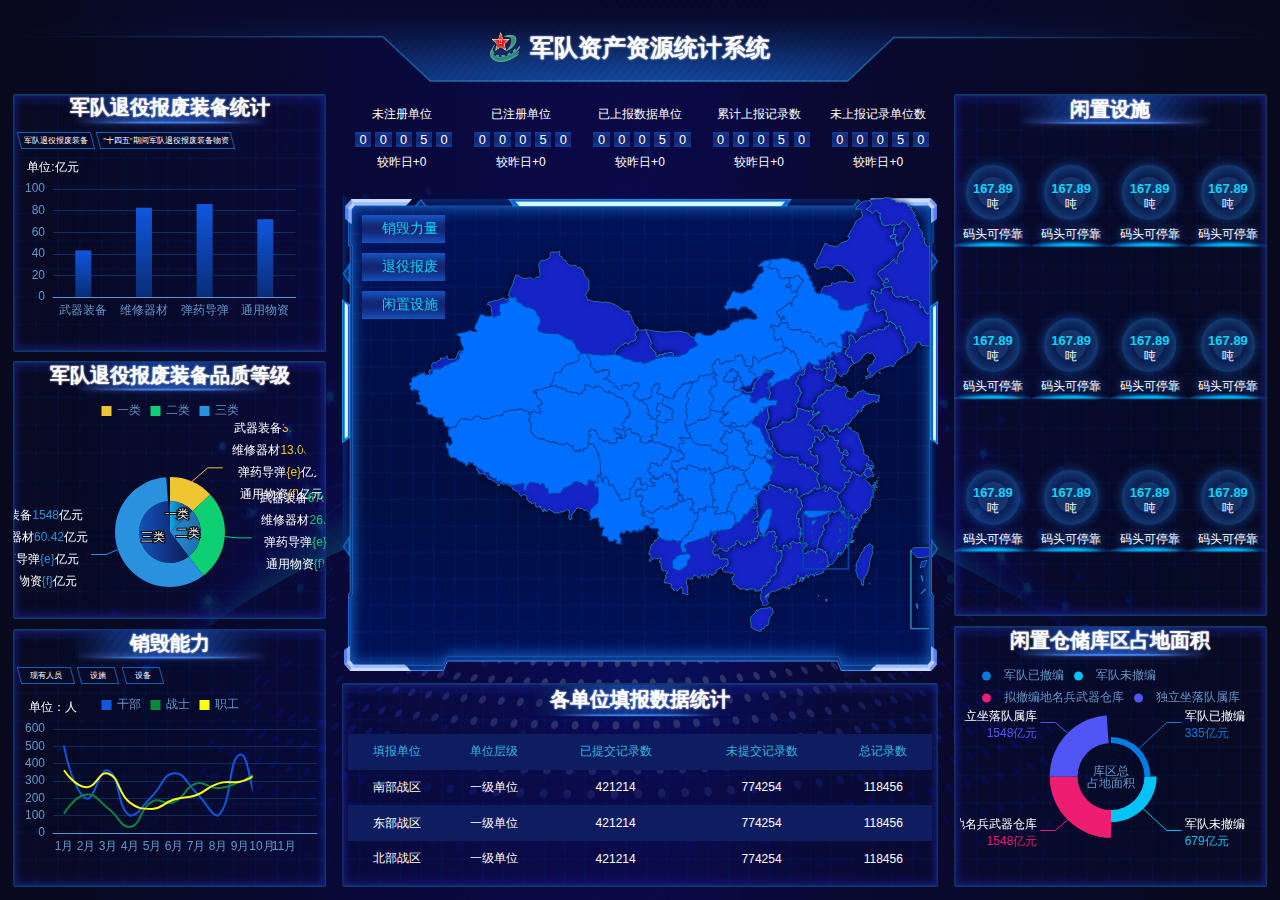
<file: bigScreen/index.html>
<!DOCTYPE html>
<html>
    <head>
        <title>样式</title>
        <link rel="stylesheet" href="css/style.css">
        <script type="text/javascript" src="js/jquery.min.js"></script>
        <script type="text/javascript" src="js/echarts.min.js"></script>
        <script type="text/javascript" src="js/map/china.js"></script>
        <script src="js/style.js"></script>
        <style>
            *{
                padding: 0;
                margin: 0;
                box-sizing: border-box;
                /* font-family: Microsoft JhengHei; */
            }
            ul {
                list-style: none;
            }
            body {
                width: 100%;
                height: 100%;
                font-size: 14px;
                font-family: 微软雅黑, Arial, 宋体;
                width: 100%;
                text-align: left;
                word-break: break-all;
            }
            .watch {
                width: 160px;
                height: 70px;
                text-align: center;
                line-height: 70px;
                border-radius: 10px;
                border: 1px solid #308282;
                background: #aec;
                background: url('./img/sm-png.jpg');
                background-size: 160px 70px;
                cursor: pointer
            }
            #screen {
                /* display: none; */
                display: block;
                width: 100%;
                height: 100%;
                background-image: url('./img/screen-all.png');
                background-size: 100% 100%;
                background-repeat: no-repeat;
                position: absolute;
                top: 0;
                left: 0;
                z-index: -10;
            }
            .tit-box {
                height: 9%;
                text-align: center;
            }
            .title {
                height: 100%;
                width: fit-content; /* 自适应内容宽度*/
                vertical-align: middle;
                padding-top: 2.5%;
                padding-right: 20px;
                display: flex;
                color: #fff;
                margin: auto;
                font-size: 24px;
                font-weight: bolder;
                text-shadow: 0px 0px 2px #fff; /* 字体阴影 */
            }
            .title img {
                width: 30px;
                height: 30px;
                vertical-align: middle;
                margin-right: 10px;
            }
            .content {
                width: 100%;
                height: 91%;
                display: flex;
                padding: 1%;
            }
            .left {
                width: 25%;
                display: flex;
                flex-direction: column;
            }
            .zbtj, .pzdj, .xhnl {
                width: 100%;
                height: 33.3%;
                
                background: url('./img/sm-rectangle.png') no-repeat;
                background-size: 100% 100%;
            }
            .pzdj, .xhnl {
                margin-top: 3%;
            }
            .sm-tit, .mid-tit, .big-tit {
                width: 100%;
                height: 11%;
                text-align: center;
                color: #fff;
                font-size: 20px;
                font-weight: bold;
                text-shadow: 0px 0px 2px #fff;
                /* 高度不确定 内容垂直居中 */
                display: flex;
                align-items: center;
                justify-content: center;
            }
            .mid-tit {
                height: 16%;
            }
            .big-tit {
                height: 6%;
            }
            .xhnl-tab li, .xhnl-tab0 li {
                list-style: none;
                float: left;
                padding: 0.2rem 0.7rem;
                margin-left: 6px;
                position: relative;
                color: #fff;
                font-size: 0.5rem;
                margin-top: 0.6rem;
            }
            .xhnl-tab0 li {
                padding: 0.2rem 0.3rem;
            }
            .xhnl-tab::after, .xhnl-tab0::after {
                content: '';
                display: block;
                height: 0;
                clear: both;
                visibility: hidden;
            }
            .xhnl-tab ul::after, .xhnl-tab0 ul::after {
                content: '';
                display: block;
                height: 0;
                clear: both;
                visibility: hidden;
            }
            .xhnl-tab li::after, .xhnl-tab0 li::after {
                /* border-radius: 3px; */
                content: '';
                position: absolute;
                left: 0;
                right: 0;
                bottom: 0;
                top: 0;
                z-index: -1;
                background-color: transparent;
                border: 1px solid #1666bc;
                -moz-transform: skewX(15deg);
                -ms-transform: skewX(15deg);
                -webkit-transform: skewX(15deg);
                transform: skewX(15deg);
            }
            .xhnl-tab li:hover::after, .xhnl-tab0 li:hover::after {
                background-color: rgba(22, 102, 188, 0.5);
            }
            /* .sm-box {
                width: 5%;
                height: 95%;
                border-bottom: 1px solid #1763BA;
                border-left: 1px solid #1763BA;
                position: absolute;
                top: 1%;
                left: -2%;
                z-index: 5;
                background: #090A2C;
            } */
            .cont1 {
                display: none;
                width:100%; height: 100%;
            }
            .cont0 {
                display: block;
            }
            .con2, .con1 {
                display: none;
                width:100%; height: 100%;
            }
            .xhnl-con .con0 {
                display: block;
            }
            table {
                width: 98%;
                height: 70%;
                margin: auto;
                margin-top: 3%;
                text-align: center; 
                font-size: 12px; 
                font-weight: 100; 
                color: #fff; 
                border-collapse: collapse;
                
            }
            tr:nth-child(odd){background:#0E1D60;}  /* 各行变色*/
            .middle {
                width: 50%;
                display: flex;
                flex-direction: column;
            }
            .data {
                width: 95%;
                height: 8%;
                margin: 0 auto;
                margin-top: 2%;
                display: flex;
                justify-content: space-around;
                flex-wrap: nowrap;
            }
            .each-data {
                width: 17%;
                color: #fff;
                font-size: 12px;
                font-weight: 300;
                display: flex;
                flex-direction: column;
                text-align: center;
            }
            .title-info {
                white-space: nowrap;
                padding-bottom: 9px;
            }
            .num-row {
                height: 30%;
                display: flex;
                font-size: 0.8rem;
            }
            .numbg {
                width: 20%;
                padding: 5% auto;
                margin-left: 4%;
                background: url('./img/num-bg.png') no-repeat center center;
                background-size: 250% 200%;
                /* 垂直居中 */
                align-items: center;
                justify-content: center;
                display: flex;
            }
            .bijiao {
                padding-top: 7px;
            }
            .map {
                width: 95%;
                height: 60%;
                margin: 0 auto;
                margin-top: 4%;
                background: url('./img/map-bg.png') no-repeat;
                background-size: 100% 100%;
            }
            .navBox ul li h2{
                background: url('./img/6.png') no-repeat center center;
                cursor: pointer;
                font-size: 14px;
                color: #06D5FA;
                padding-left: 14%;
                white-space: nowrap; /*不换行*/
                width: auto; /*根据内容确定*/ 
            }
            .map-word {
                background: url('./img/6.png') no-repeat center center; 
                width: 100%; 
                text-align: center;
                height: 300%; 
                font-weight: bolder;
                -webkit-transition: all 0.6s ease;
                -moz-transition: all 0.6s ease;
                -o-transition: all 0.6s ease;
                -ms-transition: all 0.6s ease;
            }
            .map-word:hover {
                color: #fff;
            }
            .navBox ul li i {
                position: relative;
                border-top: 0.37rem transparent dashed;
                border-left: 0.37rem solid rgba(0, 0, 0, 0);
                border-right: 0.37rem transparent dashed;
                border-bottom: 0.37rem transparent dashed;
                display: inline-block;
                -webkit-transition: -webkit-transform 0.6s ease;
                -moz-transition: -moz-transform 0.6s ease;
                -o-transition: -o-transform 0.6s ease;
                -ms-transition: -ms-transform 0.6s ease;
                transform-origin: 4px 3px;
                -webkit-transform: translate(0, -50%);
                -moz-transform: translate(0, -50%);
                -ms-transform: translate(0, -50%);
                -o-transform: translate(0, -50%);
                transform: translate(0, -50%);
            }
            .navBox ul li h2 .arrowRot {
                -webkit-transform: rotate(90deg);
                -moz-transform: rotate(90deg);
                -o-transform: rotate(90deg);
                -ms-transform: rotate(90deg);
                transform: rotate(90deg);
            }
            .secondary {
                /* 小标题 */
                overflow: hidden;
                height: 0;
                -webkit-transition: all 0.6s ease;
                -moz-transition: all 0.6s ease;
                -o-transition: all 0.6s ease;
                -ms-transition: all 0.6s ease;
            }
            .secondary div {
                padding: 0.1rem 0;
                font-size: 0.13rem;
                padding-left: 14%;
                background-color: rgba(0, 0, 0, .1);
                color: #06D5FA;
                border-bottom: 0.8px solid #1748D1;
                -webkit-transition: all 0.4s ease;
                -moz-transition: all 0.4s ease;
                -o-transition: all 0.4s ease;
                -ms-transition: all 0.4s ease;
            }
            .secondary div:hover {
                color: #fff;
            }
            .secondary .seconFocus {
                background-color: #1acbfc;
                -webkit-box-shadow: 3px 3px 3px #aa8c51;
                -moz-box-shadow: 3px 3px 3px #aa8c51;
                box-shadow: 3px 3px 3px #aa8c51;
            }
            .map-word1 {
                background: rgba(255, 255, 255, 0.1);
                color: #35BFE9;
                padding-left: 14%;
                font-weight: bolder;
                border-bottom: 1px solid #1849D2;
            }
            .gdwtbshtj {
                width: 95%;
                height: 27%;
                margin: 0 auto;
                margin-top: 2%;
                background: url(./img/mid-rectangle.png) no-repeat;
                background-size: 100% 100%;
            }
            .right {
                width: 25%;
                display: flex;
                flex-direction: column;
            }
            .xzss {
                width: 100%;
                height: 66%;
                margin: 0 auto;
                background: url('./img/big-rectangle.png') no-repeat;
                background-size: 100% 100%;
            }
            .each-xzss {
                width: 100%;
                height: 94%;
                padding: 9% 0 2% 0;
                display: flex;
                flex-wrap: wrap;
            }
            .each-info {
                width: 25%;
                height: 33.3%;
                text-align: center;
                color: #fff;
                font-size: 12px;
                background-size: 100%;
            }
            .cir-box {
                background: url('./img/circle0.png') no-repeat;
                background-size: 100% ;
            }
            .num {
                color: #06D5FA;
                font-weight: bold;
                font-size: 13px;
                padding-top: 35%;
            }
            .unit {
                font-weight: 100;
                padding-bottom: 17%;
            }
            .xzss-tit {
                padding-bottom: 6px;
                text-shadow: 0 0 8px #397ce0;
                background: url('./img/5.png') no-repeat; background-size: 100%; background-position: bottom;
            }
            .xzcckqzdmj {
                width: 100%;
                height: 33%;
                margin: 0 auto;
                margin-top: 3%;
                background: url('./img/sm-rectangle.png') no-repeat;
                background-size: 100% 100%;
            }

            
        </style>
    </head>

    <body>
        <!-- <div class="watch" onclick="show()"></div> -->
        <div id="screen">
            <div class="tit-box"><div class="title"><img  src="./img/icon.png" alt="">军队资产资源统计系统</div></div>
            <div class="content">
                <div class="left">
                    <div class="zbtj">
                        <div class="sm-tit">军队退役报废装备统计</div>
                        <!-- <div id="chartone" style="width:100%; height: 89%; padding-top: 10px;"></div> -->
                        <div class="xhnl-tab0">
                            <ul style="white-space: nowrap; display: flex;">
                                <li><div class="sm-box"></div>军队退役报废装备</li>
                                <li>”十四五“期间军队退役报废装备物资</li>
                            </ul>
                        </div>
                        <div class="xhnl-con"  style="width:100%; height: 71%; padding-top: 10px;">
                            <div id="chartone" class="cont0" style="width:100%; height: 100%;"></div>
                            <div id="chartwz" class="cont1" style="width:100%; height: 100%;"></div>
                        </div>
                    </div>
                    <div class="pzdj">
                        <div class="sm-tit">军队退役报废装备品质等级</div>
                        <div id="charttwo" style="width:100%; height: 89%; padding-top: 10px;"></div>
                    </div>
                    <div class="xhnl">
                        <div class="sm-tit">销毁能力</div>
                        <div class="xhnl-tab" >
                            <ul>
                                <li><div class="sm-box"></div>现有人员</li>
                                <li>设施</li>
                                <li>设备</li>
                            </ul>
                        </div>
                        <div class="xhnl-con"  style="width:100%; height: 74%; padding-top: 10px;">
                            <div id="chartmain" class="con0" style="width:100%; height: 96%;"></div>
                            <div id="chartss" class="con1" style="width:100%; height: 100%;"></div>
                            <div id="chartsb" class="con2" style="width:100%; height: 100%;"></div>
                        </div>
                    </div>
                </div>
                <div class="middle">
                    <div class="data">
                        <div class="each-data">
                            <div class="title-info">未注册单位</div>
                            <div class="num-row">
                                <div class="numbg">0</div>
                                <div class="numbg">0</div>
                                <div class="numbg">0</div>
                                <div class="numbg">5</div>
                                <div class="numbg">0</div>
                            </div>
                            <div class="bijiao">较昨日+<span>0</span></div>
                        </div>
                        <div class="each-data">
                            <div class="title-info">已注册单位</div>
                            <div class="num-row">
                                <div class="numbg">0</div>
                                <div class="numbg">0</div>
                                <div class="numbg">0</div>
                                <div class="numbg">5</div>
                                <div class="numbg">0</div>
                            </div>
                            <div class="bijiao">较昨日+<span>0</span></div>
                        </div>
                        <div class="each-data">
                            <div class="title-info">已上报数据单位</div>
                            <div class="num-row">
                                <div class="numbg">0</div>
                                <div class="numbg">0</div>
                                <div class="numbg">0</div>
                                <div class="numbg">5</div>
                                <div class="numbg">0</div>
                            </div>
                            <div class="bijiao">较昨日+<span>0</span></div>
                        </div>
                        <div class="each-data">
                            <div class="title-info">累计上报记录数</div>
                            <div class="num-row">
                                <div class="numbg">0</div>
                                <div class="numbg">0</div>
                                <div class="numbg">0</div>
                                <div class="numbg">5</div>
                                <div class="numbg">0</div>
                            </div>
                            <div class="bijiao">较昨日+<span>0</span></div>
                        </div>
                        <div class="each-data">
                            <div class="title-info">未上报记录单位数</div>
                            <div class="num-row">
                                <div class="numbg">0</div>
                                <div class="numbg">0</div>
                                <div class="numbg">0</div>
                                <div class="numbg">5</div>
                                <div class="numbg">0</div>
                            </div>
                            <div class="bijiao">较昨日+<span>0</span></div>
                        </div>
                    </div>
                    <div class="map">
                        <div style="position: relative; margin: 10px 0 0 20px;z-index: 10; width: 14%;height: 90%; overflow: hidden;">
                            <div class="list">
                                <ul>
                                    <li>
                                        <p class="title0">销毁力量</p>
                                        <ul class='list-se'>
                                            <p class="title0">销毁力量</p>
                                            <li><p>坑道</p></li>
                                        </ul>
                                    </li>
                                    <li>
                                        <p class="title0">退役报废</p>
                                        <ul class='list-se'>
                                            <p class="title0">退役报废</p>
                                            <li><p>货场</p></li>
                                            <li><p>货场</p></li>
                                            <li><p>货场</p></li>
                                            <li><p>货场</p></li>
                                            <li><p>货场</p></li>
                                        </ul>
                                    </li>
                                    <li>
                                        <p class="title0">闲置设施</p>
                                        <ul class='list-se'>
                                            <p class="title0">闲置设施</p>
                                            <li><p>仓储</p></li>
                                            <li><p>机场</p></li>
                                            <li><p>码头</p></li>
                                        </ul>
                                    </li>
                                </ul>
                            </div>
                        </div>
                        <div id="main" style="width: 97%; height: 94%; margin: 3% auto; top: -96%;"></div>
                    </div>
                    <div class="gdwtbshtj">
                        <div class="mid-tit">各单位填报数据统计</div>
                        <table>
                            <tr style="color: #35B3DC; font-weight: 300;">
                                <td>填报单位</td>
                                <td>单位层级</td>
                                <td>已提交记录数</td>
                                <td>未提交记录数</td>
                                <td>总记录数</td>
                            </tr>
                            <tr>
                                <td>南部战区</td>
                                <td>一级单位</td>
                                <td>421214</td>
                                <td>774254</td>
                                <td>118456</td>
                            </tr>
                            <tr>
                                <td>东部战区</td>
                                <td>一级单位</td>
                                <td>421214</td>
                                <td>774254</td>
                                <td>118456</td>
                            </tr>
                            <tr>
                                <td>北部战区</td>
                                <td>一级单位</td>
                                <td>421214</td>
                                <td>774254</td>
                                <td>118456</td>
                            </tr>
                        </table>
                    </div>
                </div>
                <div class="right">
                    <div class="xzss">
                        <div class="big-tit">闲置设施</div>
                        <div class="each-xzss">
                            <div class="each-info">
                                <div class="cir-box">
                                    <div class="num">167.89</div>
                                    <div class="unit">吨</div>
                                </div>
                                <div class="xzss-tit">码头可停靠</div>
                            </div>
                            <div class="each-info">
                                <div class="cir-box">
                                    <div class="num">167.89</div>
                                    <div class="unit">吨</div>
                                </div>
                                <div class="xzss-tit">码头可停靠</div>
                            </div>
                            <div class="each-info">
                                <div class="cir-box">
                                    <div class="num">167.89</div>
                                    <div class="unit">吨</div>
                                </div>
                                <div class="xzss-tit">码头可停靠</div>
                            </div>
                            <div class="each-info">
                                <div class="cir-box">
                                    <div class="num">167.89</div>
                                    <div class="unit">吨</div>
                                </div>
                                <div class="xzss-tit">码头可停靠</div>
                            </div>
                            <div class="each-info">
                                <div class="cir-box">
                                    <div class="num">167.89</div>
                                    <div class="unit">吨</div>
                                </div>
                                <div class="xzss-tit">码头可停靠</div>
                            </div>
                            <div class="each-info">
                                <div class="cir-box">
                                    <div class="num">167.89</div>
                                    <div class="unit">吨</div>
                                </div>
                                <div class="xzss-tit">码头可停靠</div>
                            </div>
                            <div class="each-info">
                                <div class="cir-box">
                                    <div class="num">167.89</div>
                                    <div class="unit">吨</div>
                                </div>
                                <div class="xzss-tit">码头可停靠</div>
                            </div>
                            <div class="each-info">
                                <div class="cir-box">
                                    <div class="num">167.89</div>
                                    <div class="unit">吨</div>
                                </div>
                                <div class="xzss-tit">码头可停靠</div>
                            </div>
                            <div class="each-info">
                                <div class="cir-box">
                                    <div class="num">167.89</div>
                                    <div class="unit">吨</div>
                                </div>
                                <div class="xzss-tit">码头可停靠</div>
                            </div>
                            <div class="each-info">
                                <div class="cir-box">
                                    <div class="num">167.89</div>
                                    <div class="unit">吨</div>
                                </div>
                                <div class="xzss-tit">码头可停靠</div>
                            </div>
                            <div class="each-info">
                                <div class="cir-box">
                                    <div class="num">167.89</div>
                                    <div class="unit">吨</div>
                                </div>
                                <div class="xzss-tit">码头可停靠</div>
                            </div>
                            <div class="each-info">
                                <div class="cir-box">
                                    <div class="num">167.89</div>
                                    <div class="unit">吨</div>
                                </div>
                                <div class="xzss-tit">码头可停靠</div>
                            </div>
                        </div>
                    </div>
                    <div class="xzcckqzdmj">
                        <div class="sm-tit">闲置仓储库区占地面积</div>
                        <div id="chartfour" style="width:100%; height: 89%; padding-top: 10px;"></div>
                    </div>
                </div>
            </div>
        </div>
    </body>

    <!-- <script src="https://cdn.bootcss.com/echarts/4.6.0/echarts.min.js"></script> -->
    <script type="text/javascript">
        window.onresize=function(){ //改变可视区域触发
            location=location; //页面刷新
        }

        function show() {
            document.getElementById("screen").style.display = 'block'
        }

        jQuery(document).ready(function($)
        {
            $('.list ul li p').clickdown();
            $('.list-se p[class=title]').clickup();
            $('.list>ul>li').ad();
            console.log($().index())
        });

        // 切换装备统计
        $(document).ready(function(){
            $(".xhnl-tab0 ul li").click(function(){
                var order = $(".xhnl-tab0 ul li").index(this)
                $(".cont" + order).css('display','block')
                $(".cont" + order).siblings("div").css('display','none')
            })
        })
        // 切换销毁能力
        $(document).ready(function(){
            $(".xhnl-tab ul li").click(function(){
                var order = $(".xhnl-tab ul li").index(this)
                $(".con" + order).css('display','block')
                $(".con" + order).siblings("div").css('display','none')
            })
        })

        // 军队退役报废装备
        var option1 = {
            tooltip: {},
            grid: {
                left: 40,
                top: 30,
                bottom: 35
            },
            dataset: {
                dimensions: ['product', '军队退役报废装备统计表', '”十四五“期间军队退役报废装备物资预测统计', ],
                source: [
                    {product: '武器装备', '军队退役报废装备统计表': 43.3},
                    {product: '维修器材', '军队退役报废装备统计表': 83.1},
                    {product: '弹药导弹', '军队退役报废装备统计表': 86.4},
                    {product: '通用物资', '军队退役报废装备统计表': 72.4}
                ]
            },
            xAxis: {
                type: 'category',
                axisTick: {show: false},
                axisLine:{
                    lineStyle:{
                        show:false,
                        color:'#6495C8', //横轴上的颜色
                    }
                },
                axisLabel: {
                    interval: 0,
                    rotate: 0
                },
            },
            yAxis: {
                name: '单位:亿元',
                nameLocation: "end",
                nameTextStyle:{
                    color:"#fff", 
                    fontSize:12,
                    fontWeight: 300,
                },
                type: 'value',
                axisTick: {show: false},
                axisLine:{
                    show: false,  // 不显示y轴
                    lineStyle:{
                        color:'#6495C8', //纵轴上的颜色
                    }
                },
                splitLine: {
                    lineStyle: {
                        color: '#0d2f64', // 网格线颜色
                        width: 1,
                        // opacity: 0.2
                    }
                },
            },
            series: [
                {
                    type: 'bar',
                    barWidth : 16,//柱图宽度
                    itemStyle: {   // 柱子渐变色
                            normal: {
                                color: new echarts.graphic.LinearGradient(
                                0,0,0,1,[
                                {offset: 0, color: '#0F57DD'},   
                                {offset: 1, color: '#092D79'}
                                ]
                            )
                        }
                    }
                },
            ]
        }
        //初始化echarts实例
        var myChartone = echarts.init(document.getElementById('chartone'));
        //使用制定的配置项和数据显示图表
        myChartone.setOption(option1);


        // 十四五“期间军队退役报废装备物资预测统计
        var optionwz = {
            tooltip: {},
            grid: {
                left: 40,
                top: 30,
                bottom: 35
            },
            dataset: {
                source: [
                    {product: '武器装备', '”十四五“期间军队退役报废装备物资预测统计': 85.8},
                    {product: '维修器材', '”十四五“期间军队退役报废装备物资预测统计': 73.4},
                    {product: '弹药导弹', '”十四五“期间军队退役报废装备物资预测统计': 65.2},
                    {product: '通用物资', '”十四五“期间军队退役报废装备物资预测统计': 53.9}
                ]
            },
            xAxis: {
                type: 'category',
                axisTick: {show: false},
                axisLine:{
                    lineStyle:{
                        show:false,
                        color:'#6495C8', //横轴上的颜色
                    }
                },
                axisLabel: {
                    interval: 0,
                    rotate: 0
                },
            },
            yAxis: {
                name: '单位:亿元',
                nameLocation: "end",
                nameTextStyle:{
                    color:"#fff", 
                    fontSize:12,
                    fontWeight: 300,
                },
                type: 'value',
                axisTick: {show: false},
                axisLine:{
                    show: false,  // 不显示y轴
                    lineStyle:{
                        color:'#6495C8', //纵轴上的颜色
                    }
                },
                splitLine: {
                    lineStyle: {
                        color: '#0d2f64', // 网格线颜色
                        width: 1,
                        // opacity: 0.2
                    }
                },
            },
            series: [
                {
                    type: 'bar',
                    barWidth : 16,//柱图宽度
                    itemStyle: {   // 柱子渐变色
                            normal: {
                                color: new echarts.graphic.LinearGradient(
                                0,0,0,1,[
                                {offset: 0, color: '#F9F72D'},   
                                {offset: 1, color: '#E9BF0F'}
                                ]
                            )
                        }
                    }
                },
            ]
        }
        $("#chartwz").css({"width":$(".xhnl-con").width(),"height":$(".xhnl-con").height()})
        var myChartwz = echarts.init(document.getElementById('chartwz'));
        myChartwz.setOption(optionwz);



        // 军队退役报废装备品质等级
        var option2 = {
            color: ['#EFC532','#0FCF73','#2992DE'],
            tooltip: {
                trigger: 'item',
                formatter: '武器装备{c}亿元  <br/> 维修器材{c}亿元  <br/> 弹药导弹{c}亿元} <br/> 通用物资{c}亿元',
                // backgroundColor: 'transparent',
            },
            grid: {
                x: 40,
                y: 50,
                x2: 35,
                y: 100,
            },
            legend: {
                icon: 'rect',
                itemWidth:10,
                itemHeight:10,
                textStyle: {
                    color: '#6495C8'
                },
                type: 'plain', 
                data: ['一类', '二类', '三类']
            },
            series: [
                {
                    type: 'pie',
                    radius: ['28%', '50%'],
                    center: ['50%', '60%'],
                    label: {
                        formatter: '{a|武器装备}{c}{a|亿元}\n  {a|维修器材}{d}{a|亿元}\n {a|弹药导弹}{e}{a|亿元}\n {a|通用物资}{f}{a|亿元}\n',
                        backgroundColor: 'transparent',
                        rich: {
                            a: {
                                color: '#fff',
                                lineHeight: 22,
                                align: 'center',
                                fontSize: 12,
                                fontWeight: 100,
                            },
                            hr: {
                                // 下划线
                                // borderColor: '#aaa',
                                width: '100%',
                                borderWidth: 0.5,
                                height: 0
                            },
                        }
                    },
                    data: [
                        {value: 335, name: '一类'},
                        {value: 679, name: '二类'},
                        {value: 1548, name: '三类'}
                    ]
                },
                {
                    type: 'pie',
                    center: ['50%', '60%'],
                    selectedMode: 'single',
                    radius: [0, '28%'],  //饼图大小
                    label: {
                        position: 'inner'
                    },
                    labelLine: {
                        show: false
                    },
                    data: [
                        {value: 335, name: '一类'},
                        {value: 679, name: '二类'},
                        {value: 1548, name: '三类'}
                    ],
                    itemStyle: {
                        color: function(params) {
                                var colorList = [
                                    {
                                        c1: ' #132874',  //一类
                                        c2: '#0CABE9'                     
                                    },
                                    {
                                        c1: ' #1F6CA6',  //二类
                                        c2: '#268DD8'
                                    },
                                    {
                                        c1: '#0E1C56',//三类
                                        c2: '#1352BD'
                                    }
                                ]
                                return new echarts.graphic.LinearGradient(1, 0, 0, 0, [{ //颜色渐变函数 前四个参数分别表示四个位置依次为左、下、右、上
                                    offset: 0,
                                        color: colorList[params.dataIndex].c1
                                    }, {
                                        offset: 1,
                                        color: colorList[params.dataIndex].c2
                                    }]
                                )                                    
                                  /*  return colorList[params.dataIndex]*/
                            }
                    }
                },
            ]
        }
        //初始化echarts实例
        var myCharttwo = echarts.init(document.getElementById('charttwo'));
        //使用制定的配置项和数据显示图表
        myCharttwo.setOption(option2);

        // 销毁能力 - 现有人员
        //指定图标的配置和数据
        var option3 = {
            color: ['#0F57DC', '#0C863D', '#F9FC14'],
            tooltip: {
            trigger: 'none',
                axisPointer: {
                    type: 'cross'
                }
            },
            legend: {
                // 标志图形类型 
                icon: 'rect',
                itemWidth:10,
                itemHeight:10,
                textStyle: {
                    color: '#6495C8'
                },
                type: 'plain',          // 普通图例
                data:['干部', '战士', '职工']
            },
            grid: {
                left: 40,
                right:10,
                top: 35,
                bottom: 35
            },
           	xAxis:{
                typt: 'category',
                axisTick: {show: false}, //取消刻度
                axisLine:{
                    lineStyle:{
                        show:false,
                        color:'#6495C8', //横轴上的颜色
                    }
                },
                axisLabel: {
                    interval: 0,
                    rotate: 0
                },
               	data:["1月","2月","3月","4月","5月","6月","7月","8月","9月","10月","11月","12月"]
           	},
           	yAxis:{
                name: '单位：人',
                nameLocation: "end",
                nameTextStyle:{
                    color:"#fff", 
                    fontSize:12,
                    fontWeight: 300,
                },
                type: 'value',
                axisTick: {show: false},
                axisLine:{
                    show: false,  // 不显示y轴
                    lineStyle:{
                        color:'#6495C8', //纵轴上的颜色
                    }
                },
                splitLine: {
                    lineStyle: {
                        color: '#0D2B5C', // 网格线颜色
                        width: 1,
                        // opacity: 0.2
                    }
                },
           	},
           	series:[{
                name: '干部',
       			smooth: true,
               	type:'line',
                symbol: "none", // 去掉折线上面的小圆点
               	data:[500,200,360,100,212,345,234,100,452,156,345,562]
           	},
            {
                name: '战士',
       			smooth: true,
               	type:'line',
                symbol: "none",
               	data:[111,222,143,35,181,178,286,258,295,352,125,184]
           	},
               {
                name: '职工',
       			smooth: true,
               	type:'line',
                symbol: "none",
               	data:[362,264,343,175,139,193,218,285,296,326,215,185]
           	}]
       		};
        	var myChart = echarts.init(document.getElementById('chartmain'));
        	myChart.setOption(option3);

            
            // 销毁能力 - 设施
            var optionss = {
                title: {
                    text: '铁路专用站台：3154延米',
                    x:'center',
                    textStyle: {
                        color: '#fff',
                        fontSize: 12,
                        fontWeight: 300,
                    }
                },
                color: ['#3398DB'],
                tooltip: {
                    axisPointer: {            // 坐标轴指示器，坐标轴触发有效
                        type: 'shadow'        // 默认为直线，可选为：'line' | 'shadow'
                    }
                },
                grid: {
                    top: '30%',
                    left: '2%',
                    right: '2%',
                    bottom: '5%',
                    containLabel: true
                },
                xAxis: {
                    type: 'category',
                    data: ['房间','工房','办公','生活','建筑'],
                    axisTick: {
                        alignWithLabel: true
                    },
                    axisTick: {show: false},
                    axisLine:{
                        lineStyle:{
                            show:false,
                            color:'#114D94', //横轴上的颜色
                        }
                    },
                    axisLabel: {
                        textStyle: {
                            color: '#72ABE2'
                        }
                    },
                },
                yAxis: {
                    type: 'value',
                    // y轴最大值结尾处添加单位name
                    name: '单位：平方米',
                    nameLocation: "end",
                    nameTextStyle:{
                        color:"#fff", 
                        fontSize:12,
                        fontWeight: 300,
                    },
                    axisTick: {show: false},
                    axisLine:{
                        show: false,  // 不显示y轴
                        lineStyle:{
                            color:'#0D2B5C', //纵轴上的颜色
                        }
                    },
                    splitLine: {
                        lineStyle: {
                            color: '#0D2B5C', // 网格线颜色
                            width: 1,
                            // opacity: 0.2
                        }
                    },
                    axisLabel: {
                        textStyle: {
                            color: '#72ABE2'
                        }
                    },
                },
                series: [
                    {
                        type: 'bar',
                        barWidth: '30%',
                        data:[100, 252, 200, 134, 390],
                        itemStyle: {   // 柱子渐变色
                            normal: {
                                color: new echarts.graphic.LinearGradient(
                                    0,0,0,1,[
                                    {offset: 0, color: '#0F57DD'},   
                                    {offset: 1, color: '#092C79'}
                                    ]
                                )
                            }
                        }
                    },
                ]
            }
            $("#chartss").css({"width":$(".xhnl-con").width(),"height":$(".xhnl-con").height()})
            var chartss = echarts.init(document.getElementById('chartss'))
            chartss.setOption(optionss)

            // 销毁能力 - 设备
            var optionsb = {
                tooltip: {  // 鼠标触发显示弹窗内容
                    trigger: 'item',
                    formatter: '{b}<br/>{c}台'
                },
                legend: {
                    show: false,
                    icon: 'rect',
                    itemWidth:10,
                    itemHeight:10,
                    textStyle: {
                        color: '#6495C8'
                    },
                    data: ['通用设备', '销毁设备', '运输车辆']
                },
                series: {
                    type:'pie',
                    center: ['50%','50%'], // 调整圆心
                    radius: ['0%','70%'],
                    roseType: 'area',
                    data: [
                        {value: 30546, name: '通用设备'},
                        {value: 23635, name: '销毁设备'},
                        {value: 35221, name: '运输车辆'}
                    ],
                    label: {
                        // color: '#fff',
                        formatter: '{a|{b}}\n {d|{c}}{a|台}',
                        rich: {
                            a: {
                                color: '#fff',
                                // lineHeight: 22,
                                // align: 'center',
                                // fontSize: 12,
                                // fontWeight: 100,
                            },
                            d: {
                                color: '#00cff0'
                            }
                        }
                    },
                    labelLine: {
                        lineStyle: {
                            color: '#1461B5',
                        }
                    },
                    itemStyle: {
                        // 自定义饼图扇形颜色
                        normal: {
                            // 渐变色
                            color: function(params) {
                                var colorList = [
                                    {
                                        c1: ' #007EE3',  //通用设备
                                        c2: '#00A2E2'                                                                   
                                    },
                                    {
                                        c1: ' #992BC3',  //销毁设备
                                        c2: '#E81C69'
                                    },
                                    {
                                        c1: '#00D3EF',//运输车辆
                                        c2: '#00ABFD'
                                    }
                                ]
                                return new echarts.graphic.LinearGradient(1, 0, 0, 0, [{ //颜色渐变函数 前四个参数分别表示四个位置依次为左、下、右、上
                                    offset: 0,
                                        color: colorList[params.dataIndex].c1
                                    }, {
                                        offset: 1,
                                        color: colorList[params.dataIndex].c2
                                    }]
                                )                                    
                                return colorList[params.dataIndex]
                            }
                            // 单色
                            // color: function (params) {
                            //     var colorList = ['#0088E3','#01BDF8','#DE1E83']
                            //     return colorList[params.dataIndex]
                            // },
                        }
                    }
                }
            }
            $("#chartsb").css({"width":$(".xhnl-con").width(),"height":$(".xhnl-con").height()})
            var chartsb = echarts.init(document.getElementById('chartsb'))
            chartsb.setOption(optionsb)


            // 闲置仓储库区占地面积
            var option4 = {
                color: ['#017DE2','#00C3F6','#ED1E72','#5255F6'],
                grid:{
                    top:'55%',//距上边距
                    // left:'25%',//距离左边距
                    // right:'25%',//距离右边距
                    // bottom:'25%',//距离下边距
                 },
                tooltip: {
                    trigger: 'item',
                    formatter: '{b}<br/>{c}平方米',
                },
                legend: {
                    icon: "circle", 
                    itemHeight  :9,//改变圆圈大小
                    textStyle: {
                        color: '#6495C8'
                    },
                    data: ['军队已撤编', '军队未撤编', '拟撤编地名兵武器仓库','独立坐落队属库']
                },
                graphic: [{ //环形图中间添加文字
                    type: 'text', //通过不同top值可以设置上下显示
                    left: 'center',
                    top: '45%',
                    style: {
                        text: '库区总'+'\n'+'占地面积',
                        textAlign: 'center',
                        fill: '#6495C8', //文字的颜色
                        width: 30,
                        height: 30,
                        fontSize: 12,
                        fontFamily: "Microsoft YaHei"
                    }
                }],
                series: [
                    {
                        name: '二类',
                        type: 'pie',
                        radius: ['30%', '55%'],
                        label: {
                            formatter: '{a|{b}}\n{c}亿元',
                            backgroundColor: 'transparent',
                            rich: {
                                a: {
                                    color: '#fff',
                                    lineHeight: 22,
                                    align: 'center',
                                    fontSize: 12,
                                    fontWeight: 100,
                                }
                            }
                        },
                        roseType: 'area',
                        data: [
                            {value: 335, name: '军队已撤编'},
                            {value: 679, name: '军队未撤编'},
                            {value: 1548, name: '拟撤编地名兵武器仓库'},
                            {value: 1548, name: '独立坐落队属库'}
                        ]
                    }
                ]
            }
            //初始化echarts实例
            var myCharttfour = echarts.init(document.getElementById('chartfour'));
            //使用制定的配置项和数据显示图表
            myCharttfour.setOption(option4);



            // 地图
            var dataList=[
            {name:"南海诸岛",value:0},
            {name: '北京', value: randomValue()},
            {name: '天津', value: randomValue()},
            {name: '上海', value: randomValue()},
            {name: '重庆', value: randomValue()},
            {name: '河北', value: randomValue()},
            {name: '河南', value: randomValue()},
            {name: '云南', value: randomValue()},
            {name: '辽宁', value: randomValue()},
            {name: '黑龙江', value: randomValue()},
            {name: '湖南', value: randomValue()},
            {name: '安徽', value: randomValue()},
            {name: '山东', value: randomValue()},
            {name: '新疆', value: randomValue()},
            {name: '江苏', value: randomValue()},
            {name: '浙江', value: randomValue()},
            {name: '江西', value: randomValue()},
            {name: '湖北', value: randomValue()},
            {name: '广西', value: randomValue()},
            {name: '甘肃', value: randomValue()},
            {name: '山西', value: randomValue()},
            {name: '内蒙古', value: randomValue()},
            {name: '陕西', value: randomValue()},
            {name: '吉林', value: randomValue()},
            {name: '福建', value: randomValue()},
            {name: '贵州', value: randomValue()},
            {name: '广东', value: randomValue()},
            {name: '青海', value: randomValue()},
            {name: '西藏', value: randomValue()},
            {name: '四川', value: randomValue()},
            {name: '宁夏', value: randomValue()},
            {name: '海南', value: randomValue()},
            {name: '台湾', value: randomValue()},
            {name: '香港', value: randomValue()},
            {name: '澳门', value: randomValue()}
        ]
            var myChart = echarts.init(document.getElementById('main'));
            function randomValue() {
                return Math.round(Math.random()*1000);
            }
            option = {
                color: '#1622C6',
                tooltip: {
                    formatter:function(params,ticket, callback){
                        return params.seriesName+'<br />'+params.name+'：'+params.value
                    }//数据格式化
                },
                // visualMap: {
                //     min: 0,
                //     max: 1500,
                //     left: 'left',
                //     top: 'bottom',
                //     text: ['高','低'],//取值范围的文字
                //     inRange: {
                //         color: ['#e0ffff', '#006edd']//取值范围的颜色
                //     },
                //     show:true//图注
                // },
                geo: {
                    map: 'china',
                    roam: false,//不开启缩放和平移
                    zoom:1.23,//视角缩放比例
                    left: '130',
                    label: {
                        normal: {
                            show: false,
                            fontSize:'10',
                            color: 'rgba(255,255,255,0)'
                        },
                        emphasis: {
                            show: false,
                        }
                    },
                    itemStyle: {
                        normal:{
                            borderColor: '#28CEF3',
                            areaColor:"#1623C6",//区域颜色
                            borderWidth: .5,//区域边框宽度
                            // areaStyle: {
                            //     color: '#1623C6',//默认的地图板块颜色
                            // },
                            shadowBlur: 5,
                            // shadowColor: '#28CEF3',
                            // shadowOffsetX: 4,
                            // shadowOffsetY: 4,
                        },
                        emphasis:{
                            areaColor: '#28CEF3',//鼠标选择区域颜色
                        }
                    }
                },
                series : [
                    {
                        name: '信息量',
                        type: 'map',
                        geoIndex: 0,
                        data:dataList,
                        type: 'map',
                        map: 'china',
                        geoIndex: 1,
                        aspectScale: 0.85, //长宽比
                        showLegendSymbol: false, // 存在legend时显示
                        label: {
                            normal: {
                                show: false,
                            },
                            emphasis: {
                                show: false,
                                textStyle: {
                                    color: '#fff'
                                }
                            }
                        },
                        roam: false,
                        itemStyle: {
                            normal: {
                                areaColor: '#006fff',
                                borderColor: '#0145a4',
                                borderWidth: 1
                            },
                            emphasis: {
                                areaColor: '#006fff'
                            }
                        },
                    }
                ]
            };
            myChart.setOption(option);
       
    </script>
</html>
</file>
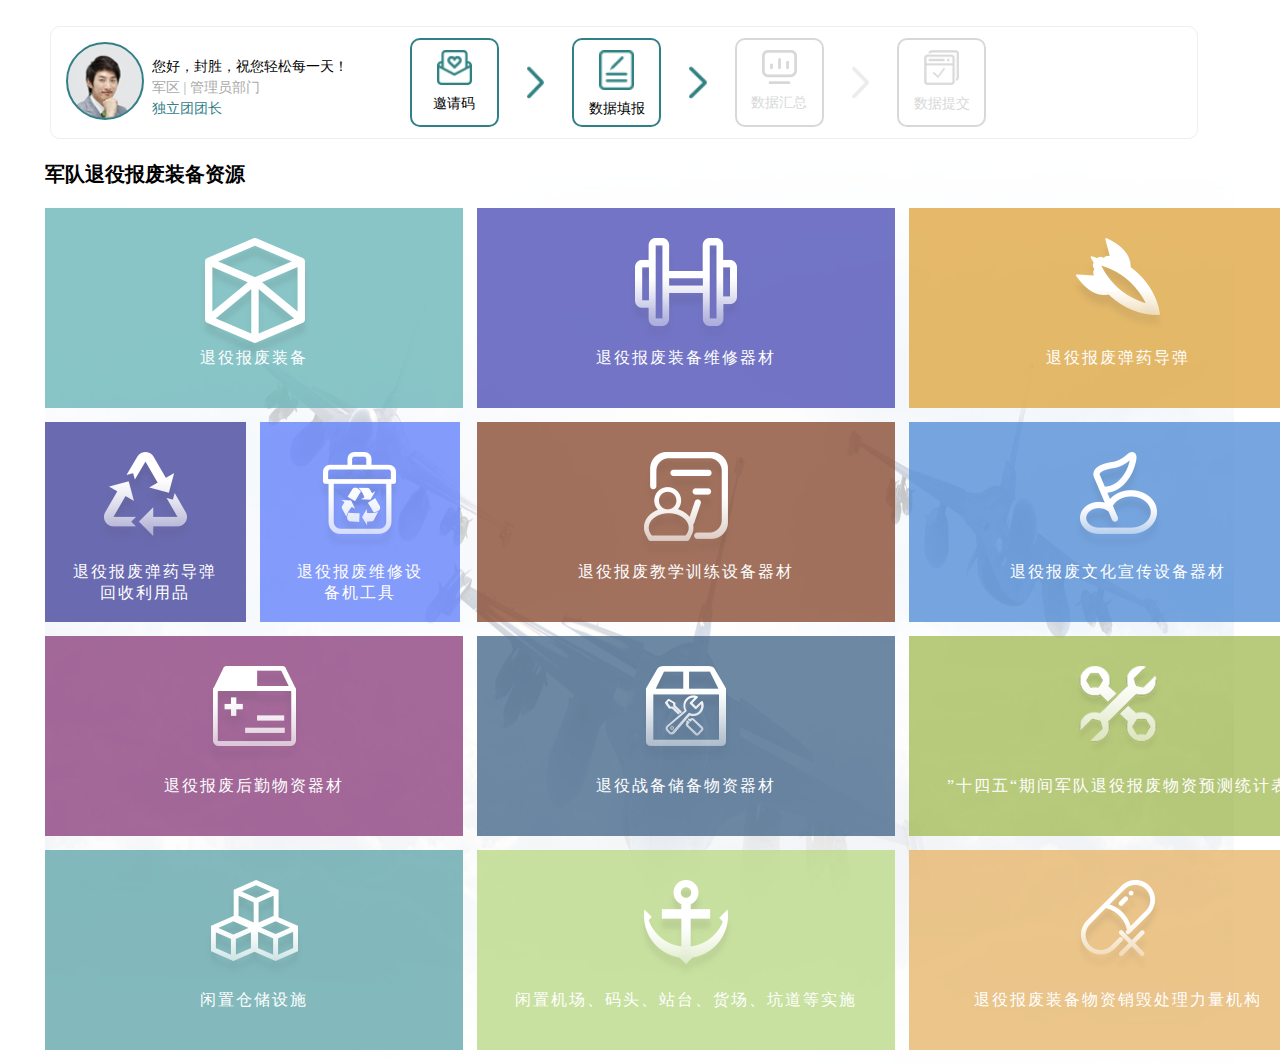
<file: PC-Home page/index.html>
<!DOCTYPE html>
<html>

<head>
  <meta charset="UTF-8">
  <meta name="viewport" content="width=device-width, initial-scale=1, maximum-scale=1, user-scalable=no">
  <title>军队资产资源统计系统</title>
  <script type="text/javascript" src="js/jquery.min.js"></script>
  <style>
      *{
          padding: 0;
          margin: 0;
          box-sizing: border-box;
          font-size: 14px;
          font-family: 'Microsoft YaHei';
      }
      a {
          text-decoration: none;
      }
      .clickon, .clickon1 {
          color: #328087;
          width: 75px;
      }
      .clickon {
          padding-left: 13px;
      }
      .clickon1 {
          color: #000;
      }
      .tit {
        height: 113px;
        margin: 26px 82px 0 50px;
        border: 1px solid #eee;
        border-radius: 10px;
        padding: 11px 15px 11px 15px;
        display: flex;
        overflow: hidden;
      }
      .icon {
          width: 78px;
          height: 78px;
          margin-top: 4px;
          border: 2px solid #328087;
          border-radius: 50%;
          background-image: url("./img/icon.png");
          background-repeat: no-repeat;
          background-size: 200% 150%;
          background-position: center top;
          display: flex;
      }
      .each-p {
          width: 266px;
          margin: 20px 40px 0 8px;
          overflow: hidden;
      }
      .each-p p {
          margin-bottom: 3px;
      }
      .border-green, .border-gray {
          width: 90px;
          height: 89px;
          border: 2px solid #328087;
          border-radius: 10px;
      }
      .border-gray {
        border: 2px solid #d8d8d8;
        color: #d8d8d8;
      }
      .cont-tit {
        display: flex; 
        height: 50px; 
        line-height: 50px;
      }
      .left {
        display: flex;
        flex-wrap: wrap;
      }
      .one, .one0, .cover {
          width: 31%;
          margin: 0 14px 14px 0;
          background-size: 100% 114%;
          background-position: left center;
          color: #fff;
          overflow: hidden;
          width: 418px;
          height: 200px;
      }
      .one {
        position: relative;
      }
      .cover {
        width: 100%;
        height: 100%;
        position: absolute;
        top: 0;
        display: none;
        background-image: linear-gradient(rgba(69,94,91,0.7),rgba(18,29,29,1));
        color: #fff; 
        border: 5px solid #E9E11D; 
        text-align: center;
        font-size: 12px;
      }
      .cover table {
        width: 100%; height: 100%;
      }
      .cover table td {
        font-size: 137%;
      }
      .smicon {
        height: 140px;
        text-align: center;
      }
      .smtitle {
        text-align: center;
        letter-spacing: 2px;
      }
      .smicon img {
        padding-top: 30px;
        }
      .content {
        margin: 12px 46px 0 45px;
        background: url(./img/bg786.png) no-repeat center center;
        background-size: 100% 100%;
      }
      .content p{
            font-size: 20px;
        }
      @media screen and (min-width: 1366px){
        .content  * {
            font-size: 18px;
        }
        /* .content {
            margin: 12px 46px 0 45px;
        } */
        .row-one, .row-one1 {
            display: flex;
            overflow: hidden;
        }
        .row-one1 {
            width: 100%;
            flex-wrap: wrap;
        }
        .row-one1 p:nth-child(1){
            white-space: nowrap;
        }
        .row-one1 .one:nth-child(2){
            width: 48%;
            margin: 0 3% 14px 0;
            height: 285px;
        }
        .row-one1 .one:nth-child(3){
            width: 49%;
            margin: 0 0 0 0;
            height: 285px;
        }
        .row-one1 p:nth-child(4) {
            margin: 10px 0 20px 0;
            font-weight: bold;
            white-space: nowrap;
        }
        .row-one1 p, .left p {
            width: 100%;
            margin: 10px 0 20px 0;
            font-weight: bold;
            white-space: nowrap;
        }
        .row-one1 .one:nth-child(5){
            width: 100%;
            height: 274px;
            margin: 0;
        }
        .row-one1 .one:nth-child(5) img{
            padding-top: 72px;
        }
        .row-one1 .smicon {
            height: 180px;
        }
        .left {
            width: 1296px;
            float: left;
        }
        .right {
            margin: 0 0 0 1296px;
        }
      }

      @media screen and (max-width: 1366px){
        .content  * {
            font-size: 16px;
        }
        .row-one, .row-one1 {
            width: 1296px;
            display: flex; 
            flex-wrap: nowrap;
        }
        
        .left p {
            width: 100%;
            margin: 10px 0 20px 0;
            font-weight: bold;
        }
        .row-one1 p {
            display: none;
        }
      }
  </style>
</head>

<body>
    <div class="body">
        <div class="tit">
            <div style="width: 78px; position: relative;">
                <div class="icon"></div>
            </div>
            <div style="position: relative; width: 266px;">
                <div class="each-p">
                    <p>您好，封胜，祝您轻松每一天！</p>
                    <p style="color: #aaa;">军区 | 管理员部门</p>
                    <p style="color: #328087;">独立团团长</p>
                </div>
            </div>
            <div style="display: flex;width: 576px;overflow: hidde;;">
                <div class="border-green">
                    <img style="width: 35px; margin:10px 0 6px 25px;" src="./img/yqm.png" alt="">
                    <div style="text-align: center;">邀请码</div>
                </div>
                <img style="margin: 28px;" src="./img/green-right.png" alt="">
                <div class="border-green">
                    <img style="width: 35px; margin:10px 0 6px 25px;" src="./img/sjtb.png" alt="">
                    <div style="text-align: center;">数据填报</div>
                </div>
                <img style="margin: 28px;" src="./img/green-right.png" alt="">
                <div class="border-gray">
                    <img style="width: 35px; margin:10px 0 6px 25px;" src="./img/sjhb.png" alt="">
                    <div style="text-align: center;">数据汇总</div>
                </div>
                <img style="margin: 28px;" src="./img/gray-right.png" alt="">
                <div class="border-gray">
                    <img style="width: 35px; margin:10px 0 6px 25px;" src="./img/sjtj.png" alt="">
                    <div style="text-align: center;">数据提交</div>
                </div>
            </div>
        </div>
        <div class="content">
            <div class="left">
                <p>军队退役报废装备资源</p>
                <div class="row-one">
                    <div class="one" style="background: rgba(107, 182, 185, 0.8);">
                        <div>
                            <div class="smicon"><img src="./img/tybfzb0.png" alt=""></div>
                            <div class="smtitle">退役报废装备</div>
                        </div>
                        <div class="cover">
                            <table ><td >开始填报</td></table>
                        </div>
                    </div>
                    <div class="one" style="background: rgba(80, 81, 183, 0.8);">
                        <div>
                            <div class="smicon"><img src="./img/tybfzbwxqc0.png" alt=""></div>
                            <div class="smtitle">退役报废装备维修器材</div>
                        </div>
                        <div class="cover">
                            <table ><td >开始填报</td></table>
                        </div>
                    </div>
                    <div class="one" style="background: rgba(223, 167, 68, 0.8);">
                        <div>
                            <div class="smicon"><img src="./img/dydd0.png" alt=""></div>
                            <div class="smtitle">退役报废弹药导弹</div>
                        </div>
                        <div class="cover">
                            <table ><td >开始填报</td></table>
                        </div>
                    </div>
                </div>
                <div class="row-one">
                    <div class="one0" style="display: flex;">
                        <div class="one" style=" width: 48%;margin: 0 14px 14px 0;background: #6A6AB0;">
                            <div>
                                <div class="smicon"><img src="./img/dyddhsly0.png" alt=""></div>
                                <div class="smtitle">退役报废弹药导弹<br/>回收利用品</div>
                            </div>
                            <div class="cover">
                                <table ><td >开始填报</td></table>
                            </div>
                        </div>
                        
                        <div class="one" style="width: 48%;background: rgba(101, 131, 249, 0.8); margin: 0;">
                            <div>
                                <div class="smicon"><img src="./img/wxsbjgj0.png" alt=""></div>
                                <div class="smtitle">退役报废维修设<br/>备机工具</div>
                            </div>
                            <div class="cover">
                                <table ><td >开始填报</td></table>
                            </div>
                        </div>
                    </div>
                    <div class="one" style="background: rgba(137, 78, 52, 0.8)">
                        <div>
                            <div class="smicon"><img src="./img/jxxlsbqc0.png" alt=""></div>
                            <div class="smtitle">退役报废教学训练设备器材</div>
                        </div>
                        <div class="cover">
                            <table ><td >开始填报</td></table>
                        </div>
                    </div>
                    <div class="one" style="background: rgba(85, 142, 215, 0.8)">
                        <div>
                            <div class="smicon"><img src="./img/whxcsbqi0.png" alt=""></div>
                            <div class="smtitle">退役报废文化宣传设备器材</div>
                        </div>
                        <div class="cover">
                            <table ><td >开始填报</td></table>
                        </div>
                    </div>
                </div>
                <div class="row-one">
                    <div class="one" style="background: rgba(141, 68, 127, 0.8)">
                        <div>
                            <div class="smicon"><img src="./img/hqwzqc0.png" alt=""></div>
                            <div class="smtitle">退役报废后勤物资器材</div>
                        </div>
                        <div class="cover">
                            <table ><td >开始填报</td></table>
                        </div>
                    </div>
                    <div class="one" style="background: rgba(72, 106, 140, 0.8)">
                        <div>
                            <div class="smicon"><img src="./img/tyzbcbwzqc0.png" alt=""></div>
                            <div class="smtitle">退役战备储备物资器材</div>
                        </div>
                        <div class="cover">
                            <table ><td >开始填报</td></table>
                        </div>
                    </div>
                    <div class="one" style="background: rgba(166, 189, 90, 0.8)">
                        <div>
                            <div class="smicon"><img src="./img/145qj.png" alt=""></div>
                            <div class="smtitle">”十四五“期间军队退役报废物资预测统计表</div>
                        </div>
                        <div class="cover">
                            <table ><td >开始填报</td></table>
                        </div>
                    </div>
                </div>
                
            </div>
            <div class="right">
                <div class="row-one1">
                    <p>军队闲置仓储设施资源</p>
                    <div class="one" style="background: rgba(100, 167, 171, 0.8)">
                        <div>
                            <div class="smicon"><img src="./img/xianzhi.png" alt=""></div>
                            <div class="smtitle">闲置仓储设施</div>
                        </div>
                        <div class="cover">
                            <table ><td >开始填报</td></table>
                        </div>
                    </div>
                    <div class="one" style="background: rgba(188, 218, 136, 0.8)">
                        <div>
                            <div class="smicon"><img src="./img/xzjcmtzt0.png" alt=""></div>
                            <div class="smtitle">闲置机场、码头、站台、货场、坑道等实施</div>
                        </div>
                        <div class="cover">
                            <table ><td >开始填报</td></table>
                        </div>
                    </div>
                    <p>军队销毁处理力量机构</p>
                    <div class="one" style="background: rgba(230, 183, 109, 0.8)">
                        <div>
                            <div class="smicon"><img src="./img/xzccss0.png" alt=""></div>
                            <div class="smtitle">退役报废装备物资销毁处理力量机构</div>
                        </div>
                        <div class="cover">
                            <table ><td >开始填报</td></table>
                        </div>
                    </div>
                </div>
            </div>
        </div>
    </div>
</body>
<script>
    window.onresize = function(){
        $('.cover').css({'display':'none'})
    }
    $(".one").bind("mouseenter mouseleave", function (e) {
        if(e.type == 'mouseenter'){
            $(this).find('.cover').css({'display':'block'});
        }else{
            $(this).find('.cover').css({'display':'none'});
        }
    })
</script>
</html>
</file>
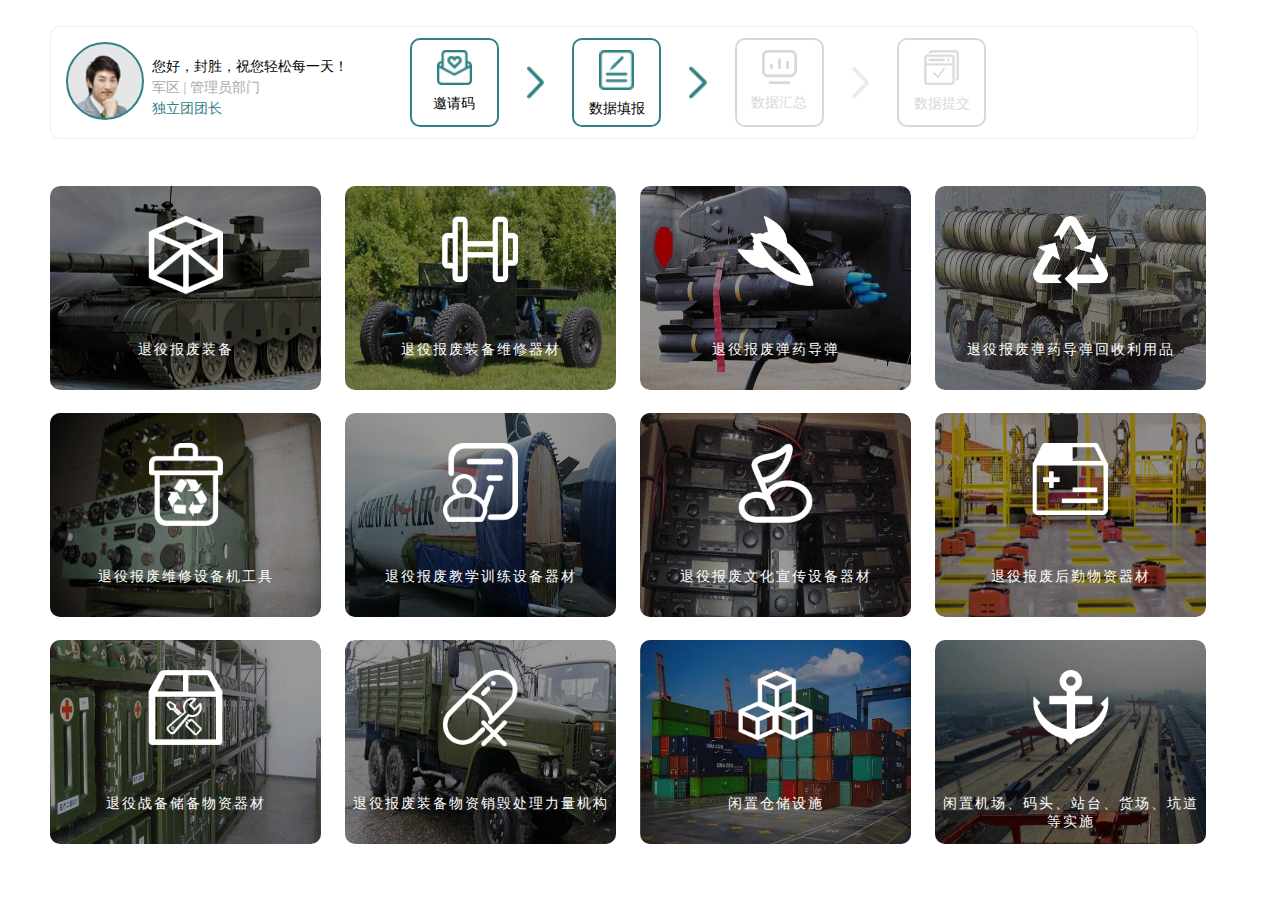
<file: PC-HomePage- first edition/index.html>
<!DOCTYPE html>
<html>

<head>
  <meta charset="UTF-8">
  <meta name="viewport" content="width=device-width, initial-scale=1, maximum-scale=1, user-scalable=no">
  <title>军队资产资源统计系统</title>
  <style>
      *{
          padding: 0;
          margin: 0;
          box-sizing: border-box;
          font-size: 14px;
      }
      @media screen and (max-width: 650px){/* 可视区域小于 850px, 设置更小font-size属性 */
        *{
            font-size: 10%;
            -webkit-text-size-adjust:none
        }
      }
      .clickon, .clickon1 {
          color: #328087;
          width: 75px;
      }
      .clickon {
          padding-left: 13px;
      }
      .clickon1 {
          color: #000;
      }
      .tit {
        height: 113px;
        margin: 26px 82px 0 50px;
        border: 1px solid #eee;
        border-radius: 10px;
        padding: 11px 15px 11px 15px;
        display: flex;
        overflow: hidden;
      }
      .icon {
          width: 78px;
          height: 78px;
          margin-top: 4px;
          border: 2px solid #328087;
          border-radius: 50%;
          background-image: url("./img/icon.png");
          background-repeat: no-repeat;
          background-size: 200% 150%;
          background-position: center top;
          display: flex;
      }
      .each-p {
          width: 266px;
          margin: 20px 40px 0 8px;
          overflow: hidden;
      }
      .each-p p {
          margin-bottom: 3px;
      }
      .border-green, .border-gray {
          width: 90px;
          height: 89px;
          border: 2px solid #328087;
          border-radius: 10px;
      }
      .border-gray {
        border: 2px solid #d8d8d8;
        color: #d8d8d8;
      }
      .content {
        margin: 47px 50px 0 50px;
      }
      .one {
          width: 23%;
          height: 0;
          padding-bottom: 17.25%;
          margin: 0 2% 2% 0;
          background-size: 100% 114%;
          background-position: left center;
          color: #fff;
          border-radius: 10px;
          overflow: hidden;
      }
      .layer {
        width: 100%;
        background: rgba(0, 0, 0, .4);
        position: relative;
        border-radius: 10px;
        z-index: 1;
      }
      .smicon {
        height: 0;
        border-radius: 10px;
        padding: 11% 0 46% 0;
        text-align: center;
        z-index: 10;
      }
      .smicon img {
          width: 30%;
      }
      .smtitle {
        text-align: center;
        letter-spacing: 2px;
        z-index: 10;
        height: 0;
        width: 100%;
        padding-bottom: 18%;
      }
  </style>
</head>

<body>
    <div class="body">
        <div class="tit">
            <div style="width: 78px; position: relative;">
                <div class="icon"></div>
            </div>
            <div style="position: relative; width: 266px;">
                <div class="each-p">
                    <p>您好，封胜，祝您轻松每一天！</p>
                    <p style="color: #aaa;">军区 | 管理员部门</p>
                    <p style="color: #328087;">独立团团长</p>
                </div>
            </div>
            <div style="display: flex;width: 576px;overflow: hidde;;">
                <div class="border-green">
                    <img style="width: 35px; margin:10px 0 6px 25px;" src="./img/yqm.png" alt="">
                    <div style="text-align: center;">邀请码</div>
                </div>
                <img style="margin: 28px;" src="./img/green-right.png" alt="">
                <div class="border-green">
                    <img style="width: 35px; margin:10px 0 6px 25px;" src="./img/sjtb.png" alt="">
                    <div style="text-align: center;">数据填报</div>
                </div>
                <img style="margin: 28px;" src="./img/green-right.png" alt="">
                <div class="border-gray">
                    <img style="width: 35px; margin:10px 0 6px 25px;" src="./img/sjhb.png" alt="">
                    <div style="text-align: center;">数据汇总</div>
                </div>
                <img style="margin: 28px;" src="./img/gray-right.png" alt="">
                <div class="border-gray">
                    <img style="width: 35px; margin:10px 0 6px 25px;" src="./img/sjtj.png" alt="">
                    <div style="text-align: center;">数据提交</div>
                </div>
            </div>
        </div>
        <div class="content">
            <div style="display: flex;flex-wrap: wrap;width: 100%;">
                <div class="one" style="background-image: url('./img/tybfzb.png');">
                    <div class="layer">
                        <div class="smicon"><img src="./img/tybfzb0.png" alt=""></div>
                        <div class="smtitle">退役报废装备</div>
                    </div>
                </div>
                <div class="one" style="background-image: url('./img/tybfzbwxqc.png');">
                    <div class="layer">
                        <div class="smicon"><img src="./img/tybfzbwxqc0.png" alt=""></div>
                        <div class="smtitle">退役报废装备维修器材</div>
                    </div>
                </div>
                <div class="one" style="background-image: url('./img/dydd.png');">
                    <div class="layer">
                        <div class="smicon"><img src="./img/dydd0.png" alt=""></div>
                        <div class="smtitle">退役报废弹药导弹</div>
                    </div>
                </div>
                <div class="one" style="background-image: url('./img/dyddhsly.png')">
                    <div class="layer">
                        <div class="smicon"><img src="./img/dyddhsly0.png" alt=""></div>
                        <div class="smtitle">退役报废弹药导弹回收利用品</div>
                    </div>
                </div>
                <div class="one" style="background-image: url('./img/wxsbjgj.png')">
                    <div class="layer">
                        <div class="smicon"><img src="./img/wxsbjgj0.png" alt=""></div>
                        <div class="smtitle">退役报废维修设备机工具</div>
                    </div>
                </div>
                <div class="one" style="background-image: url('./img/jxxlsbqc.png')">
                    <div class="layer">
                        <div class="smicon"><img src="./img/jxxlsbqc0.png" alt=""></div>
                        <div class="smtitle">退役报废教学训练设备器材</div>
                    </div>
                </div>
                <div class="one" style="background-image: url('./img/whxcsbqi.png')">
                    <div class="layer">
                        <div class="smicon"><img src="./img/whxcsbqi0.png" alt=""></div>
                        <div class="smtitle">退役报废文化宣传设备器材</div>
                    </div>
                </div>
                <div class="one" style="background-image: url('./img/hqwzqc.png')">
                    <div class="layer">
                        <div class="smicon"><img src="./img/hqwzqc0.png" alt=""></div>
                        <div class="smtitle">退役报废后勤物资器材</div>
                    </div>
                </div>
                <div class="one" style="background-image: url('./img/tyzbcbwzqc.png')">
                    <div class="layer">
                        <div class="smicon"><img src="./img/tyzbcbwzqc0.png" alt=""></div>
                        <div class="smtitle">退役战备储备物资器材</div>
                    </div>
                </div>
                <div class="one" style="background-image: url('./img/zbwzxhcllljg.png')">
                    <div class="layer">
                        <div class="smicon"><img src="./img/xzccss0.png" alt=""></div>
                        <div class="smtitle">退役报废装备物资销毁处理力量机构</div>
                    </div>
                </div>
                <div class="one" style="background-image: url('./img/xzccss.png')">
                    <div class="layer">
                        <div class="smicon"><img src="./img/xianzhi.png" alt=""></div>
                        <div class="smtitle">闲置仓储设施</div>
                    </div>
                </div>
                <div class="one" style="background-image: url('./img/xzjcmtzt.png')">
                    <div class="layer">
                        <div class="smicon"><img src="./img/xzjcmtzt0.png" alt=""></div>
                        <div class="smtitle">闲置机场、码头、站台、货场、坑道等实施</div>
                    </div>
                </div>
            </div>
        </div>
    </div>

</body>

</html>
</file>
<file: bigScreen/css/style.css>
.list{
	width : 100%;
}
.list ul{
	list-style: none;
}
.list>ul>li{
	width: 100%;
	-webkit-transition: .3s ease;
	-moz-transition: .3s ease;
	-o-transition: .3s ease;
	transition: .3s ease;
}
.list>ul>li p[class=title0]{
	width: 100%;
	text-align : center;
	background : #EE4977;
	padding: 5px 0 5px 14%;
	margin-top: 10px;
	border: none;
	position: relative;
	font-size: 14px;
	background: url('../img/6.png') no-repeat center center;
	white-space: nowrap;
	color: #06d5fa;
	cursor: pointer;
}
.list>ul>li p[class=title0]>span{
	position: absolute;
}
.list-se{
	overflow: hidden;
	display: none;
}
.list-se>p{
	color     :#ee4977;
}
.list-se>li{
	position: relative;
	right   : -100%;
	-webkit-transition: right .5s;
	-moz-transition: right .5s;
	-o-transition: right .5s;
	transition: right .5s;
}
.list-se>li>p{
	background: rgba(0, 0, 0, 0);
	color: #06d5fa;
	-webkit-box-sizing :border-box;
	        box-sizing :border-box;
	padding: 5px 0 5px 14%;
	border-bottom: 0.8px solid #1748d1;
	-webkit-transition: border .5s; 
			 transition: border .5s;
	-webkit-transition: background .3s;
			 transition: background .3s;
}
.list-se>li>p:hover{
	color: #fff;
}
</file>
